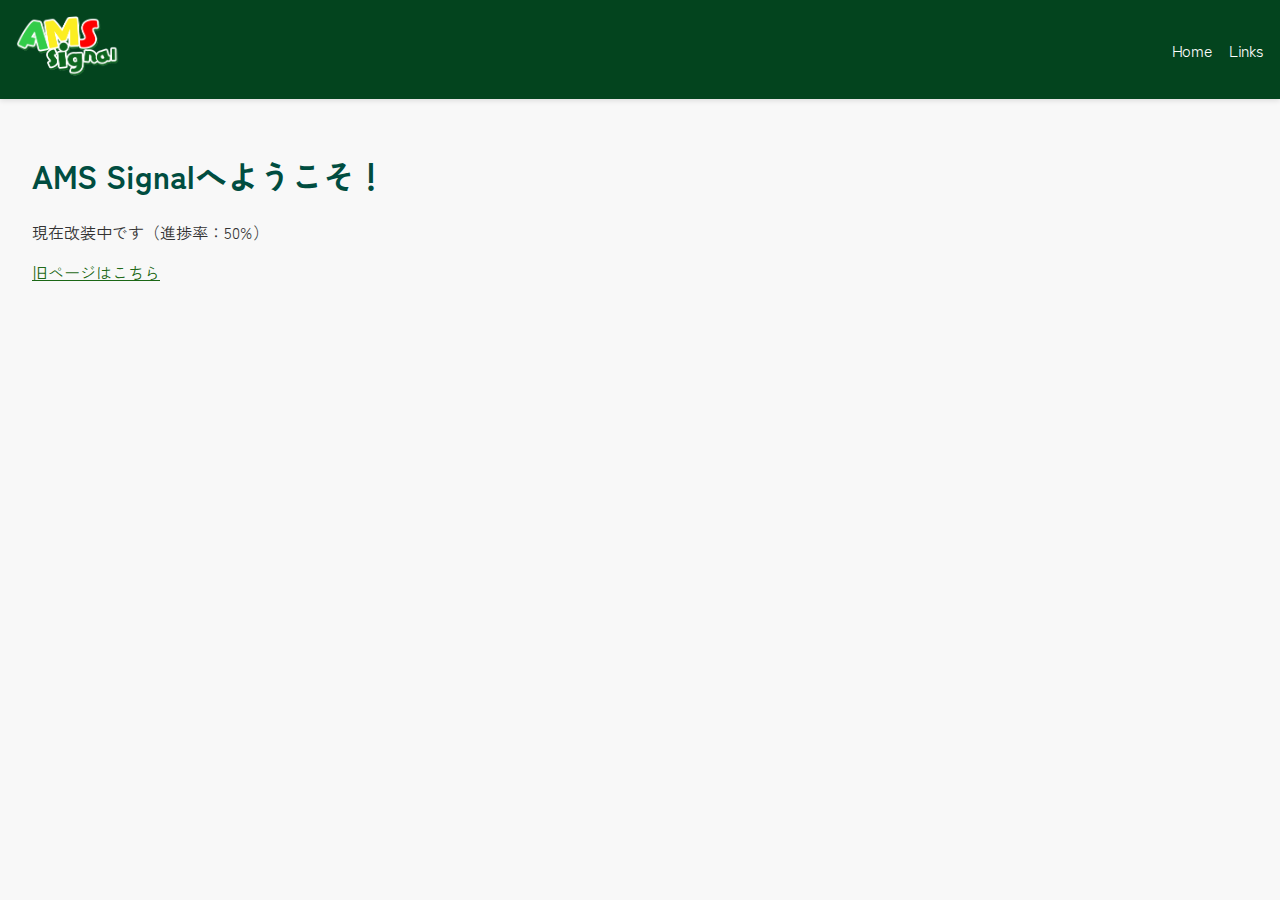
<file: index.html>
<!DOCTYPE html>
<html lang="ja">
<head>
    <link rel="icon" href="../icon.png"  type="image/png">
    <meta charset="UTF-8">
    <meta name="viewport" content="width=device-width, initial-scale=1.0">
    <link rel="stylesheet"href="style.css">
    <title>AMS Signal - 長野県内外の信号機を紹介するサイト</title>
    <!-- Google tag (gtag.js) -->
<script async src="https://www.googletagmanager.com/gtag/js?id=G-CYMSYM9KZS"></script>
<script>
  window.dataLayer = window.dataLayer || [];
  function gtag(){dataLayer.push(arguments);}
  gtag('js', new Date());

  gtag('config', 'G-CYMSYM9KZS');
</script>

</head>
<body>
   
   <!--以下、共通ヘッダー化-->
    <header>
        <div class="logo"><a href="../"><img src="logo.png" alt="logo"></a></div>
        <nav>
            <ul>
                <li><a href="../">Home</a></li>
                <li><a href="../links.html">Links</a></li>
            
            </ul>
        </nav>
    </header>
 <!------------------------>
    

    <main>
        <section id="home">
            <h1>AMS Signalへようこそ！</h1>
            <p>現在改装中です（進捗率：50%）</p>
            <p><a href="https://www.gasukaku.net/amss/">旧ページはこちら</a></p>
        </section>
</file>
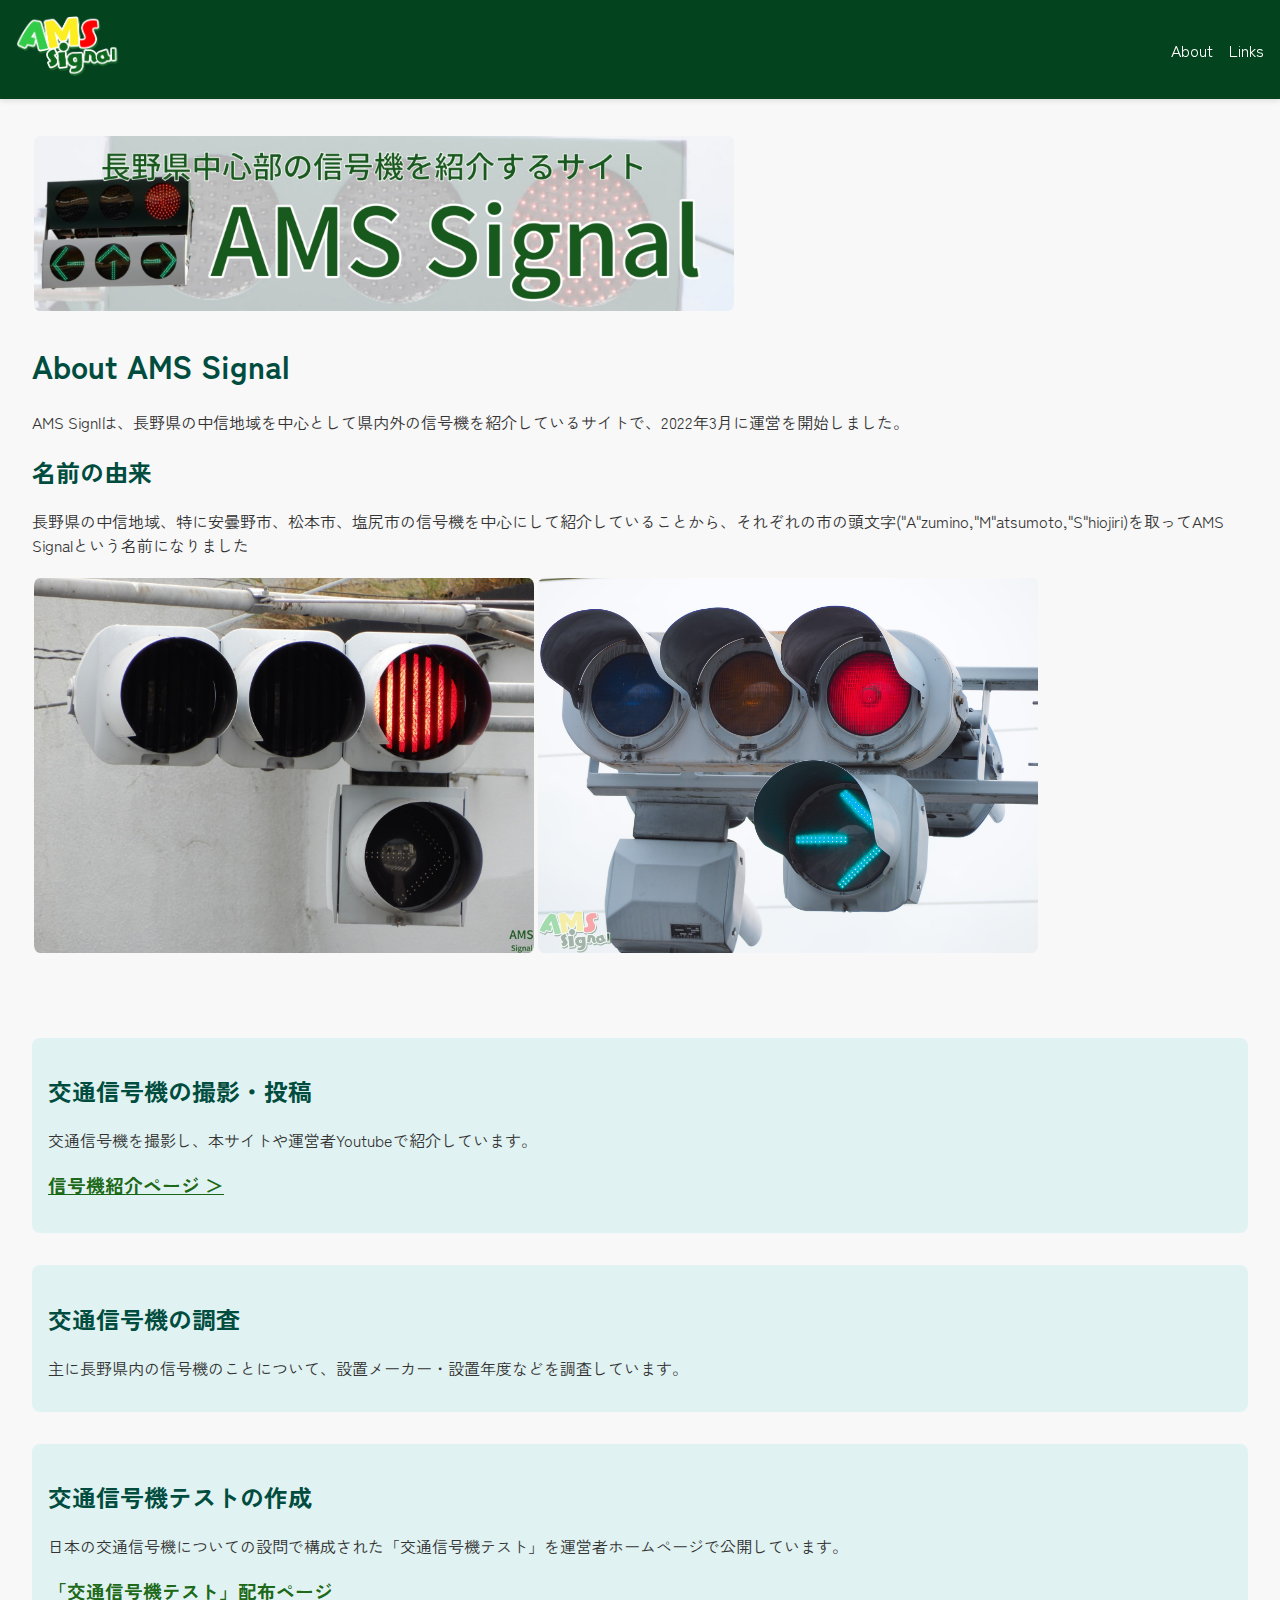
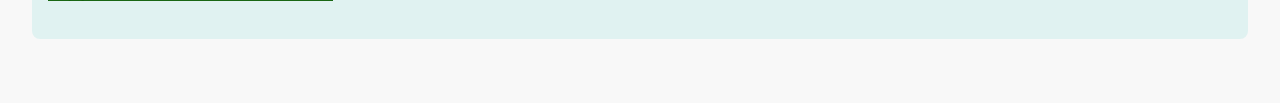
<file: about.html>
<!DOCTYPE html>
<html lang="ja">

<head>
    <link rel="icon" href="../icon.png" type="image/png">
    <meta charset="UTF-8">
    <script type="text/javascript" src="../js/script.js"></script>
    <script type="text/javascript" src="https://ajax.googleapis.com/ajax/libs/jquery/1.8/jquery.min.js"></script>
    <meta name="viewport" content="width=device-width, initial-scale=1.0">
    <link rel="stylesheet" href="../style.css?=2">

    <!--animate-->
    <link rel="stylesheet" href="https://cdnjs.cloudflare.com/ajax/libs/animate.css/3.6.2/animate.min.css">
    <script src="https://cdnjs.cloudflare.com/ajax/libs/wow/1.1.2/wow.min.js"></script>
    <script>
        new WOW().init();
    </script>
    <!----------->

    <title>About AMSS</title>
    <!----Twitter Card------------------------------->
    <meta name="twitter:card" content="summary" />
    <meta name="twitter:site" content="@gasukaku" />
    <meta name="twitter:creator" content="@gasukaku" />
    <meta property="og:url" content="https://amss.gasukaku.net" />
    <meta property="og:title" content="About AMSS" />
    <meta property="og:image" content="icon.png" />
    <meta property="og:description" content="長野県中心部の信号交差点の写真、更新情報を載せています" />
    <!------------------------------------------->
    <!-- Google tag (gtag.js) -->
    <script async src="https://www.googletagmanager.com/gtag/js?id=G-CYMSYM9KZS"></script>
    <script>
        window.dataLayer = window.dataLayer || [];
        function gtag() { dataLayer.push(arguments); }
        gtag('js', new Date());

        gtag('config', 'G-CYMSYM9KZS');
    </script>
</head>

<body>
    <script type="text/javascript">
        writeHeader("./");
    </script>

    <main>
        <div class="image-b"><img class="wow animate fadeIn" src="../banner/amss.jpg"alt="banner"></div>
        <section id="city-signals">
            <h1 class="wow animate fadeIn">About AMS Signal</h1>
            <p class="wow animate fadeIn">AMS Signlは、長野県の中信地域を中心として県内外の信号機を紹介しているサイトで、2022年3月に運営を開始しました。</p>

         <h2 class="wow animate fadeIn">名前の由来</h2>
           <p class="wow animate fadeIn" >長野県の中信地域、特に安曇野市、松本市、塩尻市の信号機を中心にして紹介していることから、それぞれの市の頭文字("A"zumino,"M"atsumoto,"S"hiojiri)を取ってAMS Signalという名前になりました</p>
        
           <div class="image"><img src="../img/s-DSCN4214.JPG" class="wow animate fadeIn"alt="画像1"><img src="../img/s-P6201144.jpg" class="wow animate fadeIn" alt="画像2"></div>
          
           <h2 class="wow animate fadeIn">主な活動内容</h2>
          
           <div class="signal"class="wow animate fadeInLeft">
            <h2>交通信号機の撮影・投稿</h2>
           <p>交通信号機を撮影し、本サイトや運営者Youtubeで紹介しています。</p>
           <h3><a href="../index.html#citylinks">信号機紹介ページ ＞</a></h3>
           </div>
           
           <div class="signal" class="wow animate fadeInLeft">
            <h2>交通信号機の調査</h2>
           <p>主に長野県内の信号機のことについて、設置メーカー・設置年度などを調査しています。</p>
           </div>
          
           <div class="signal" class="wow animate fadeInLeft ">
            <h2>交通信号機テストの作成</h2>
           <p>日本の交通信号機についての設問で構成された「交通信号機テスト」を運営者ホームページで公開しています。</p>
           <h3><a href="https://www.gasukaku.net/tfsignal-test/2024">「交通信号機テスト」配布ページ</a></h3>    
         </div>
</file>
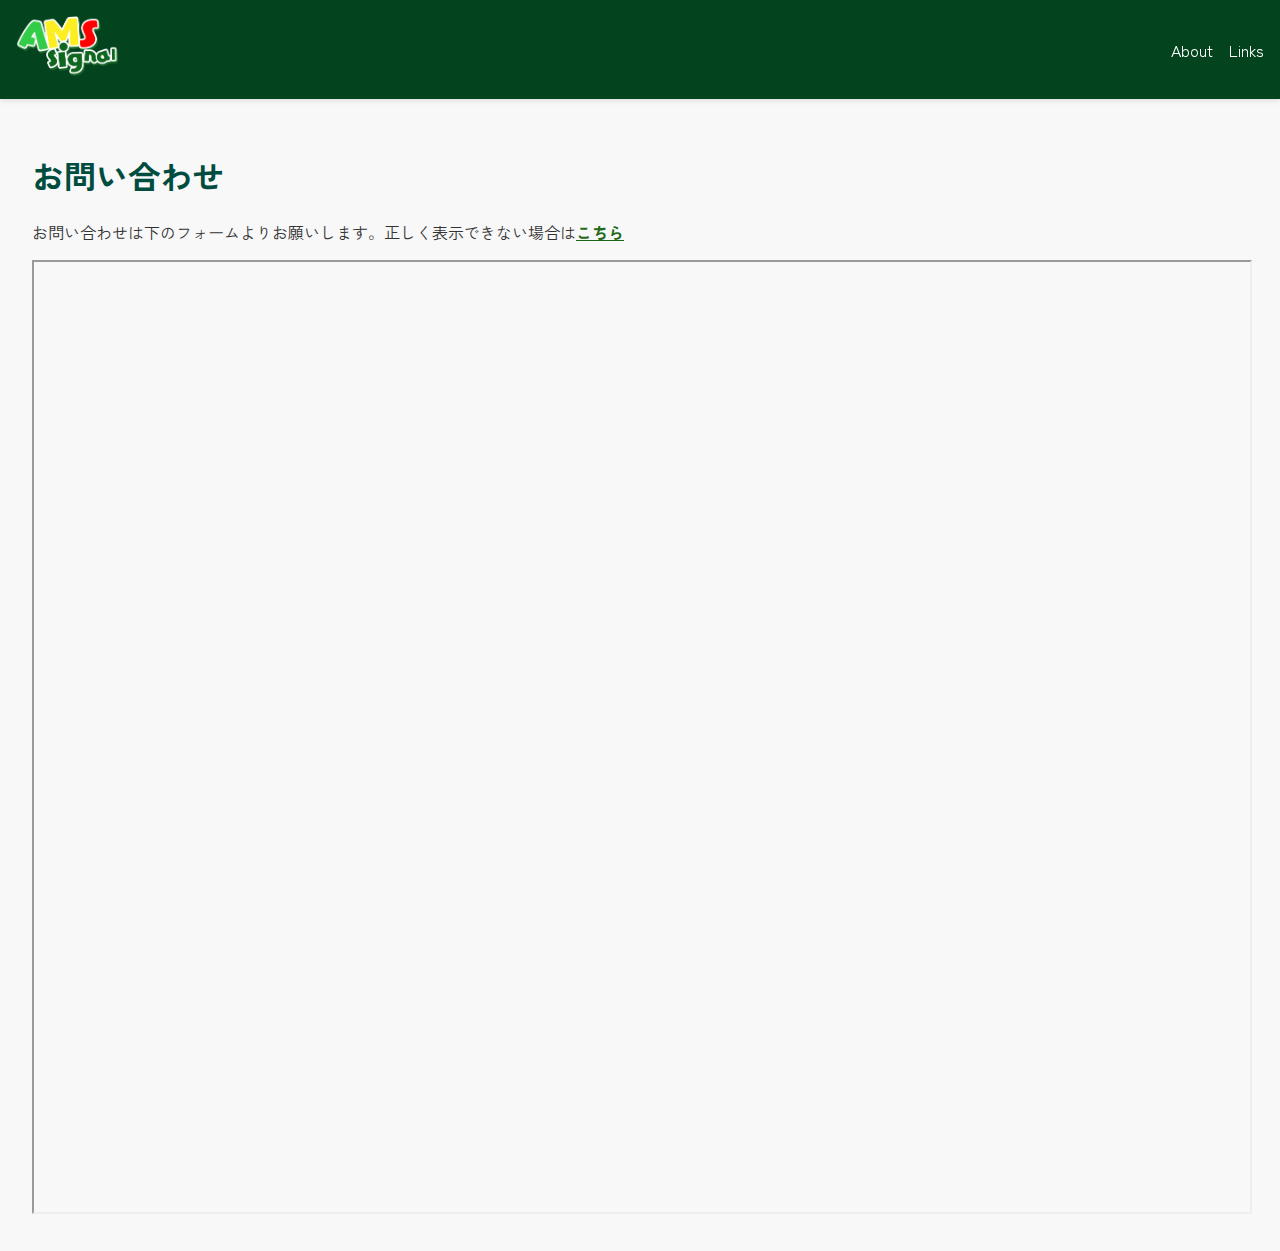
<file: connect.html>
<!DOCTYPE html>
<html lang="ja">

<head>

    <link rel="icon" href="../icon.png" type="image/png">
    <meta charset="UTF-8">
    <meta name="viewport" content="width=device-width, initial-scale=1.0">
    <script type="text/javascript" src="https://ajax.googleapis.com/ajax/libs/jquery/1.8/jquery.min.js"></script>
    <script type="text/javascript" src="../js/script.js"></script>
    <link rel="stylesheet" href="style.css">
    <title>AMS Signal - 長野県内外の信号機を紹介するサイト</title>
    <!-- Google tag (gtag.js) -->
    <script async src="https://www.googletagmanager.com/gtag/js?id=G-CYMSYM9KZS"></script>
    <script>
        window.dataLayer = window.dataLayer || [];
        function gtag() { dataLayer.push(arguments); }
        gtag('js', new Date());

        gtag('config', 'G-CYMSYM9KZS');
    </script>

</head>

<body>


    <script type="text/javascript">
        writeHeader("./");</script>



    <main>
    <h1>お問い合わせ</h1>
    <p>お問い合わせは下のフォームよりお願いします。正しく表示できない場合は<b><a href="https://forms.gle/nomcoSQJbUMme5my9">こちら</a></b></p>
</div>
   <iframe src="https://docs.google.com/forms/d/e/1FAIpQLSdZoSNqIB4nuP17cHBqz9Vb6_kPA1yBMfF9MOR_KS-X3tcGmQ/viewform?embedded=true" width="100%" height="950px">読み込んでいます…</iframe>
    </main>
 <script type="text/javascript">
    writeFooter("./");
       </script>
</file>
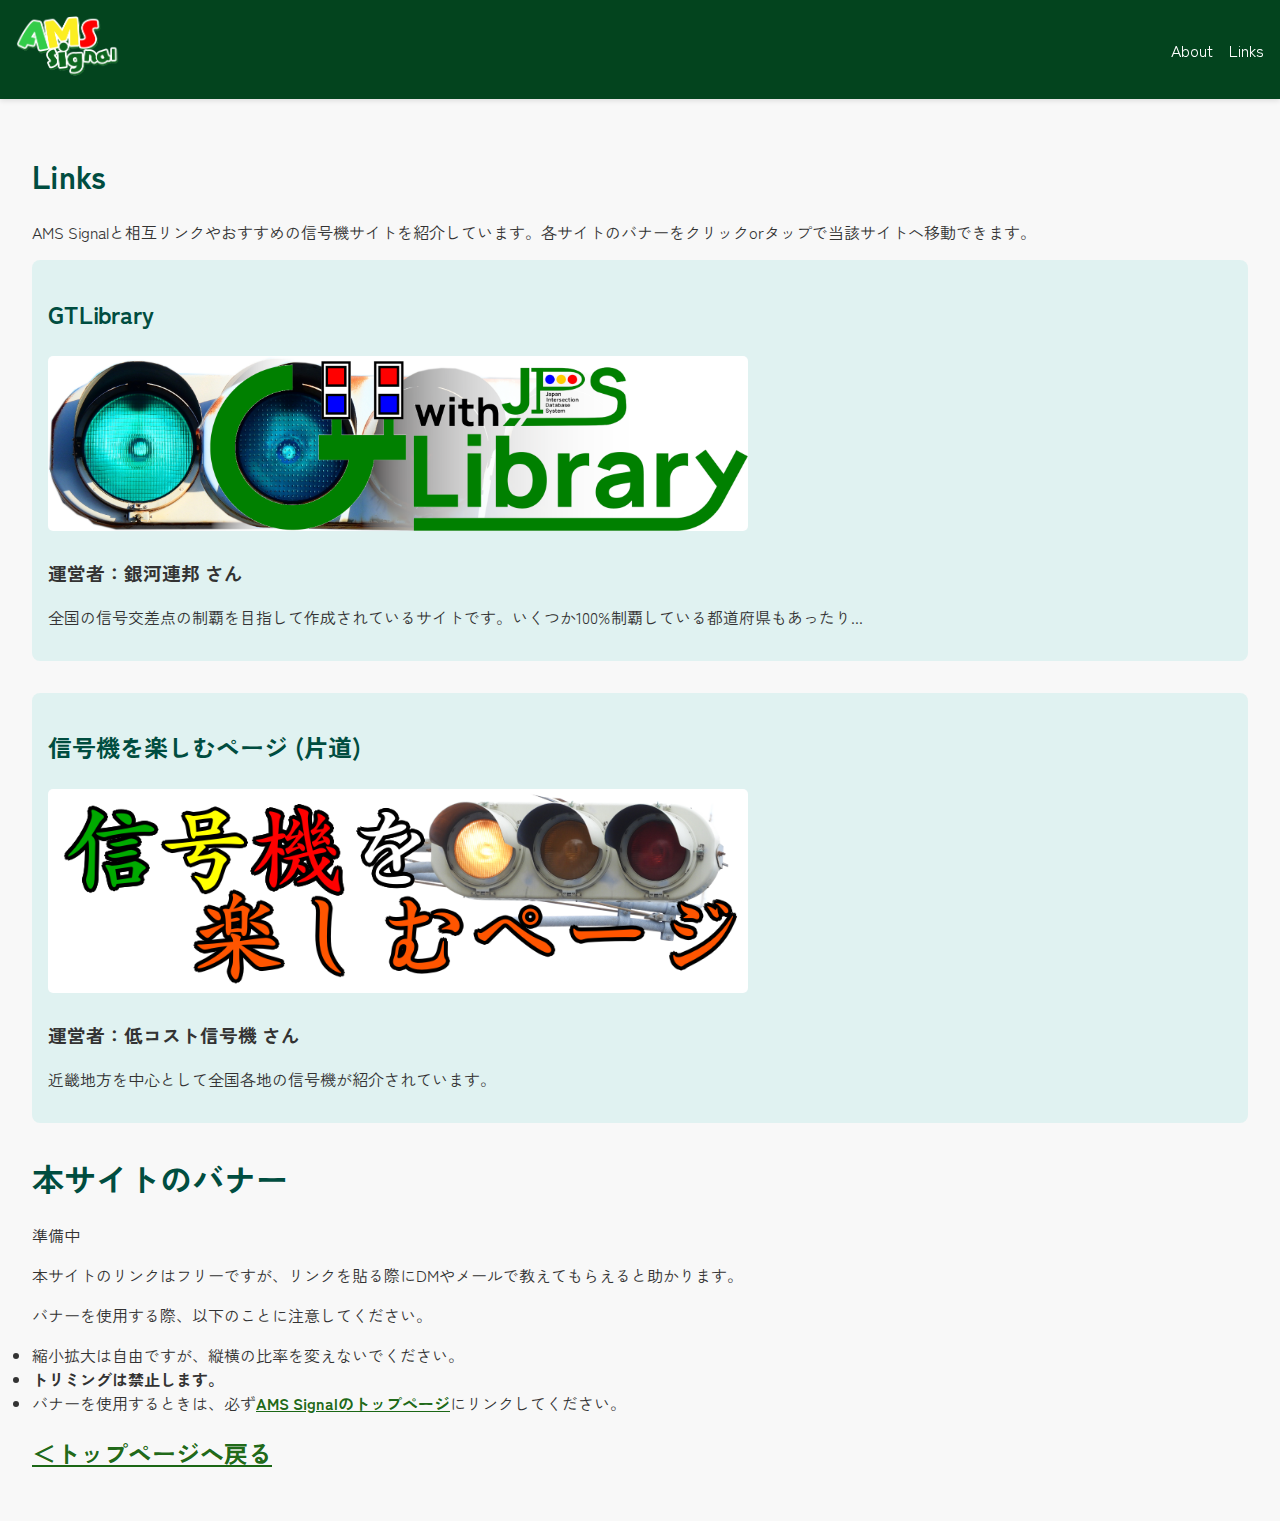
<file: links.html>
<!DOCTYPE html>
<html lang="ja">

<head>

    <link rel="icon" href="../icon.png" type="image/png">
    <meta charset="UTF-8">
    <meta name="viewport" content="width=device-width, initial-scale=1.0">
    <script type="text/javascript" src="https://ajax.googleapis.com/ajax/libs/jquery/1.8/jquery.min.js"></script>
    <script type="text/javascript" src="../js/script.js"></script>
    <link rel="stylesheet"
        href="https://fonts.googleapis.com/css2?family=Material+Symbols+Outlined:opsz,wght,FILL,GRAD@20..48,100..700,0..1,-50..200" />
    <link rel="stylesheet" href="style.css">
    <title>リンク集-AMS Signal</title>

    <!----Twitter Card------------------------------->
    <meta name="twitter:card" content="summary" />
    <meta name="twitter:site" content="@gasukaku" />
    <meta name="twitter:creator" content="@gasukaku" />
    <meta property="og:url" content="https://amss.gasukaku.net" />
    <meta property="og:title" content="リンク集-AMS Signal" />
    <meta property="og:image" content="icon.png" />
    <meta property="og:description" content="長野県中心部の信号交差点の写真、更新情報を載せています" />
    <!------------------------------------------->
    <!-- Google tag (gtag.js) -->
    <script async src="https://www.googletagmanager.com/gtag/js?id=G-CYMSYM9KZS"></script>
    <script>
        window.dataLayer = window.dataLayer || [];
        function gtag() { dataLayer.push(arguments); }
        gtag('js', new Date());

        gtag('config', 'G-CYMSYM9KZS');
    </script>
</head>

<body>


    <script type="text/javascript">
        writeHeader("./");</script>


    <main>
        <h1>Links</h1>
        <p>AMS Signalと相互リンクやおすすめの信号機サイトを紹介しています。各サイトのバナーをクリックorタップで当該サイトへ移動できます。</p>

        <div class="links">
            <h2>GTLibrary</h2>
            <a href="https://ginren.info/GTLibrary/" target="_blank"><img src="../banner/gtlibrary.png" alt="GTLibrary"
                    title="GTLibrary"></a>
            <h3>運営者：銀河連邦 さん</h3>
            <p>全国の信号交差点の制覇を目指して作成されているサイトです。いくつか100%制覇している都道府県もあったり...</p>
        </div>

        <div class="links">
            <h2>信号機を楽しむページ (片道)</h2>
            <a href="http://trafficsignal.jp/~Signal_lowcost/index.html" target="_blank"><img src="../banner/信号機を楽しむページ.png"
                    alt="信号機を楽しむページ" title="信号機を楽しむページ"></a>
            <h3>運営者：低コスト信号機 さん</h3>
            <p>近畿地方を中心として全国各地の信号機が紹介されています。</p>
        </div>


        <h1>本サイトのバナー</h1>
        準備中
        <P>本サイトのリンクはフリーですが、リンクを貼る際にDMやメールで教えてもらえると助かります。</P>
        <p>バナーを使用する際、以下のことに注意してください。</p>
        <li>縮小拡大は自由ですが、縦横の比率を変えないでください。</li>
        <li><b>トリミングは禁止します。</b></li>
        <li>バナーを使用するときは、必ず<b><a href="../">AMS Signalのトップページ</a></b>にリンクしてください。</li>
        
        <h2><a href="../">＜トップページへ戻る</a></h2>
    
    </main>


    <script type="text/javascript">
        writeFooter("./");
    </script>




</body>

</html>
</file>
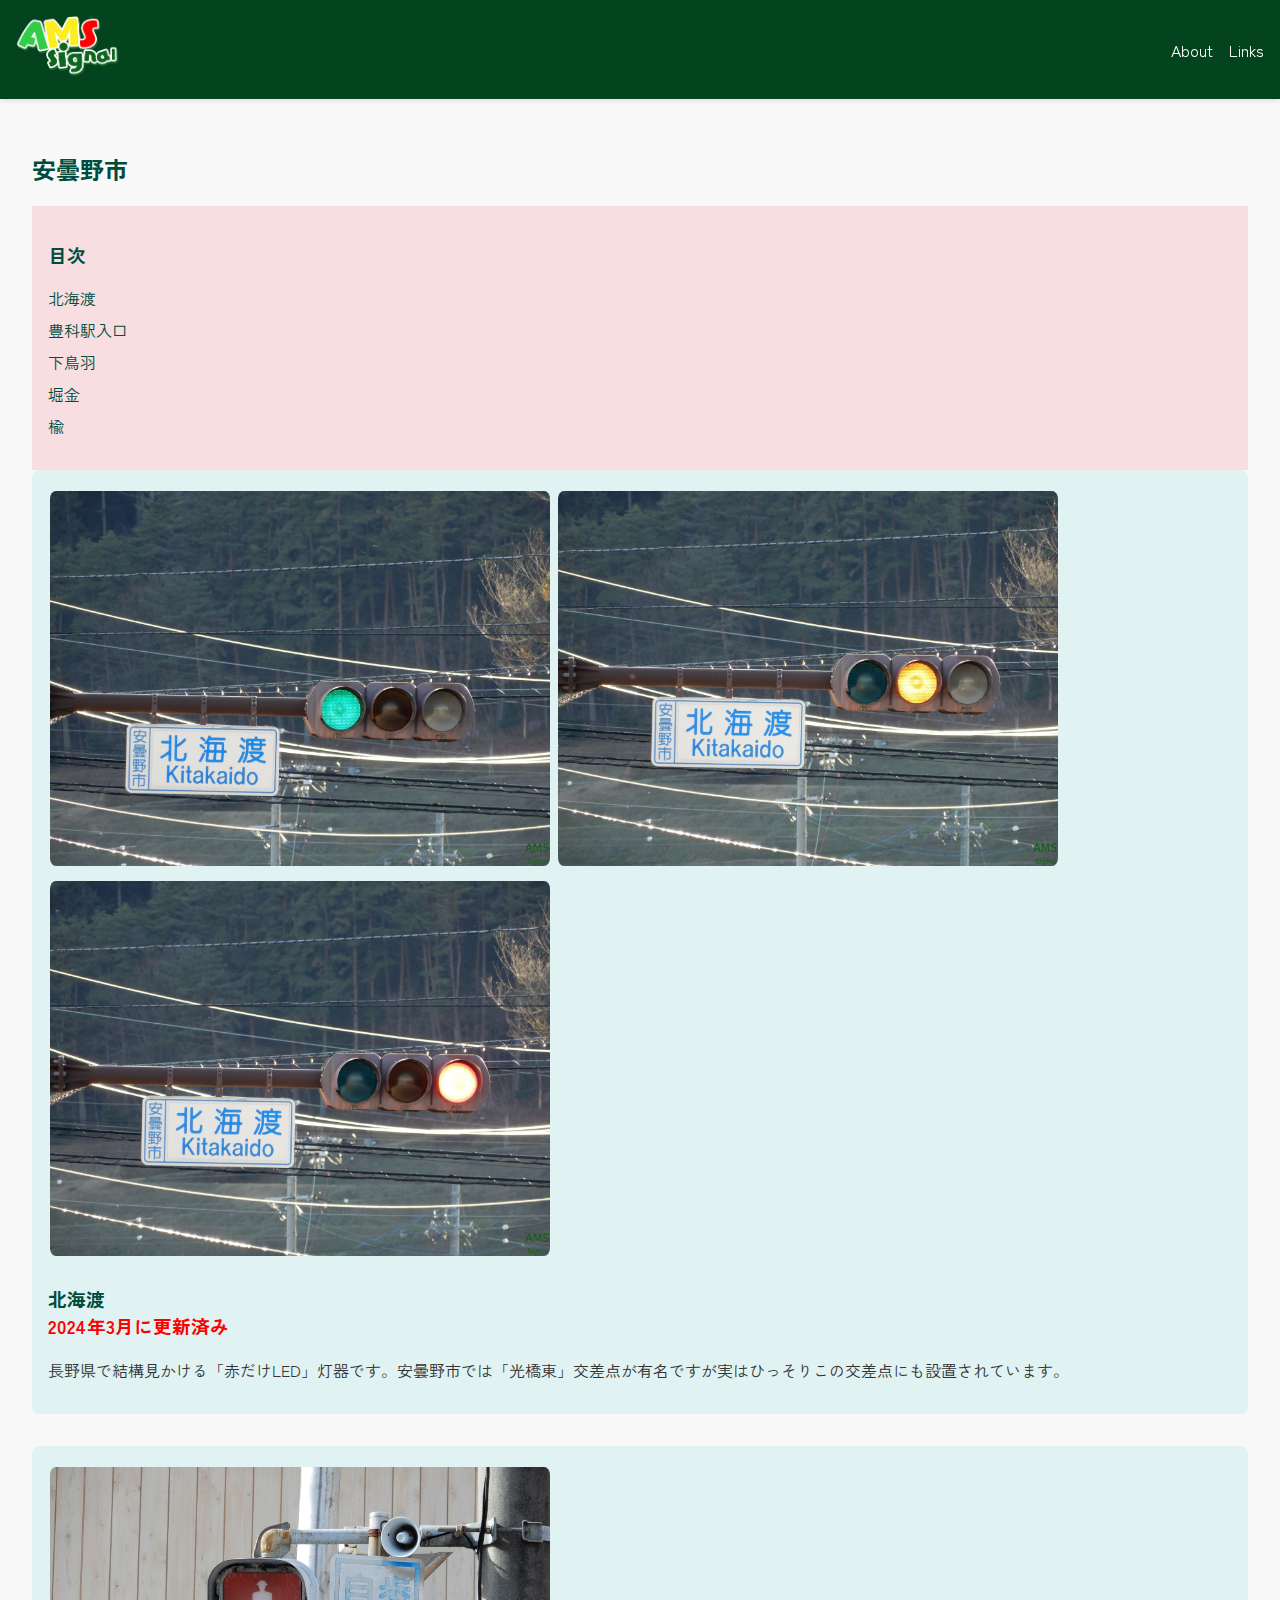
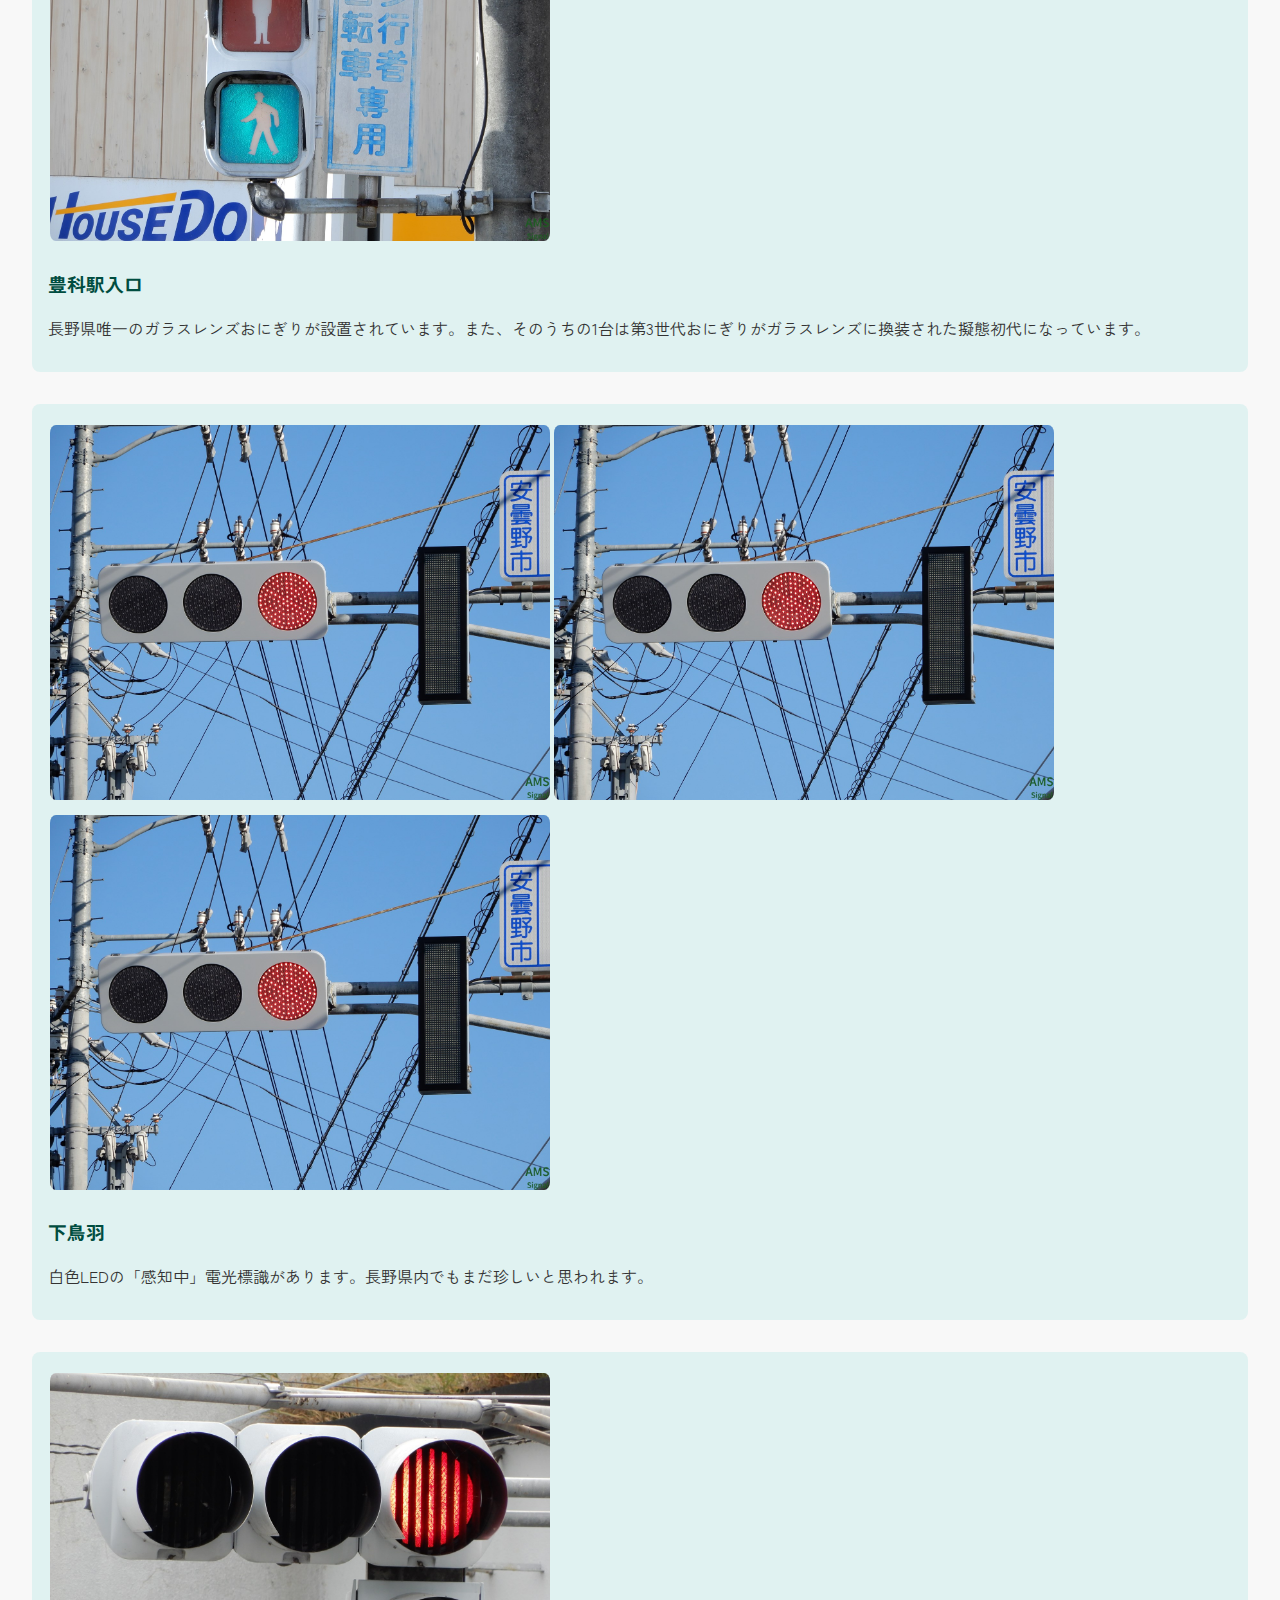
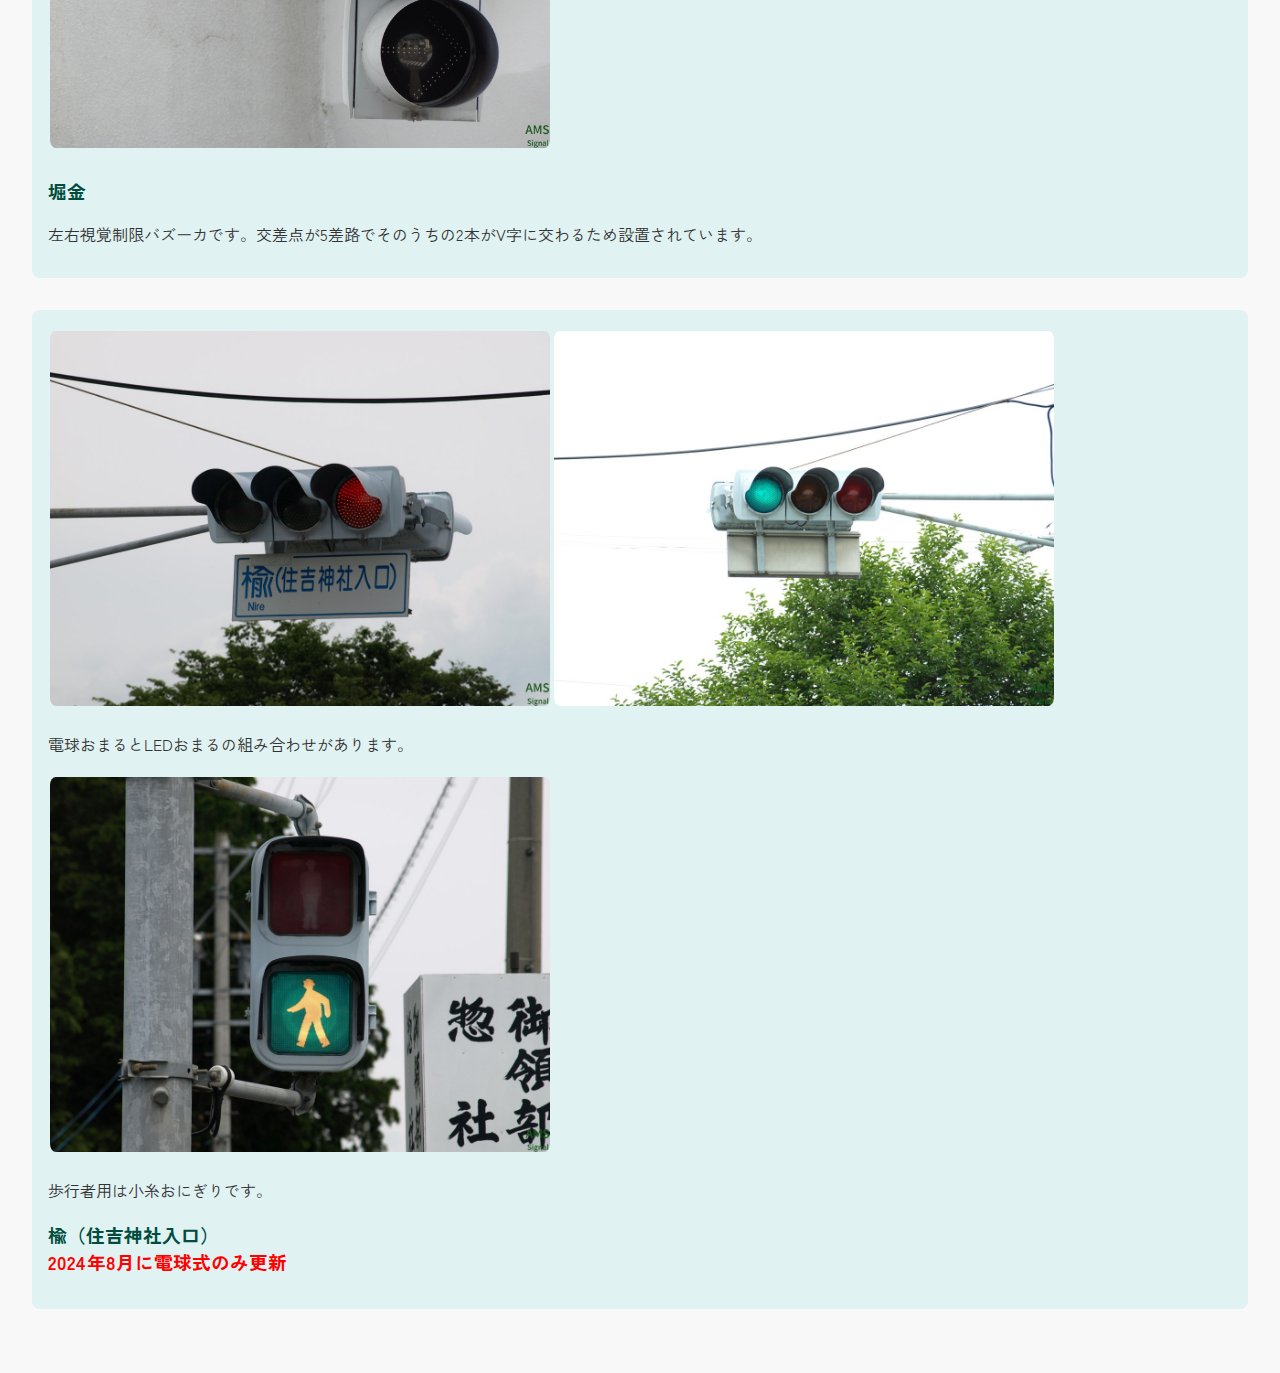
<file: page/azumino-city.html>
<!DOCTYPE html>
<html lang="ja">

<head>
    <link rel="icon" href="../icon.png" type="image/png">
    <meta charset="UTF-8">
    <script type="text/javascript" src="../js/script.js"></script>
    <script type="text/javascript" src="https://ajax.googleapis.com/ajax/libs/jquery/1.8/jquery.min.js"></script>
    <meta name="viewport" content="width=device-width, initial-scale=1.0">
    <link rel="stylesheet" href="../style.css">
    <title>AMS Signal - 長野県内外の信号機を紹介するサイト</title>
    <!-- Google tag (gtag.js) -->
    <script async src="https://www.googletagmanager.com/gtag/js?id=G-CYMSYM9KZS"></script>
    <script>
        window.dataLayer = window.dataLayer || [];
        function gtag() { dataLayer.push(arguments); }
        gtag('js', new Date());

        gtag('config', 'G-CYMSYM9KZS');
    </script>
</head>

<body>
    <script type="text/javascript">
        writeHeader("./");
    </script>

    <main>
        <section id="city-signals">
            <h2>安曇野市</h2>

            <aside>
                <h3>目次</h3>
                <ul>
                    <li><a href="#kitakaido">北海渡</a></li>
                    <li><a href="#toyoshinast">豊科駅入口</a></li>
                    <li><a href="#shimotoba">下鳥羽</a></li>
                    <li><a href="#horigane">堀金</a></li>
                    <li><a href="#nire">楡</a></li>
                </ul>
            </aside>


            <div class="signal">
                <img src="../img/s-DSCN4936.JPG" alt="北海渡1"> <img src="../img/s-DSCN4937.JPG" alt="北海渡2"> <img
                    src="../img/s-DSCN4938.JPG" alt="北海渡3">
                <h3 id="kitakaido">北海渡　<div class="red">2024年3月に更新済み</div>
                </h3>
                <p>長野県で結構見かける「赤だけLED」灯器です。安曇野市では「光橋東」交差点が有名ですが実はひっそりこの交差点にも設置されています。</p>
            </div>
            <div class="signal" alt="toyoshinast">
                <img src="../img/s-DSCN4815.JPG" alt="豊科駅入口1">
                <h3 id="toyoshinast">豊科駅入口</h3>
                <p>長野県唯一のガラスレンズおにぎりが設置されています。また、そのうちの1台は第3世代おにぎりがガラスレンズに換装された擬態初代になっています。</p>
            </div>
            <div class="signal">
                <img src="../img/s-DSCN5142.JPG" alt="下鳥羽1"><img src="../img/s-DSCN5142.JPG" alt="下鳥羽2"><img
                    src="../img/s-DSCN5142.JPG" alt="下鳥羽3">
                <h3 id="shimotoba">下鳥羽</h3>
                <p>白色LEDの「感知中」電光標識があります。長野県内でもまだ珍しいと思われます。</p>
            </div>
            <div class="signal">
                <img src="../img/s-DSCN4214.JPG" alt="堀金1">
                <h3 id="horigane">堀金</h3>
                <p>左右視覚制限バズーカです。交差点が5差路でそのうちの2本がV字に交わるため設置されています。</p>
            </div>

            <div class="signal">
                <img src="../img/s-P1010054.JPG" alt="楡1"><img src="../img/s-P1010060.JPG" alt="楡2">
                <p>電球おまるとLEDおまるの組み合わせがあります。</p>
                <img src="../img/s-P1010068.JPG" alt="楡1">
                <p>歩行者用は小糸おにぎりです。</p>
                <h3 id="nire">楡（住吉神社入口）　<div class="red">2024年8月に電球式のみ更新</div>
                </h3>
                <p></p>
            </div>








        </section>
    </main>

    <script type="text/javascript">
        writeFooter("./");
    </script>

</body>

</html>
</file>
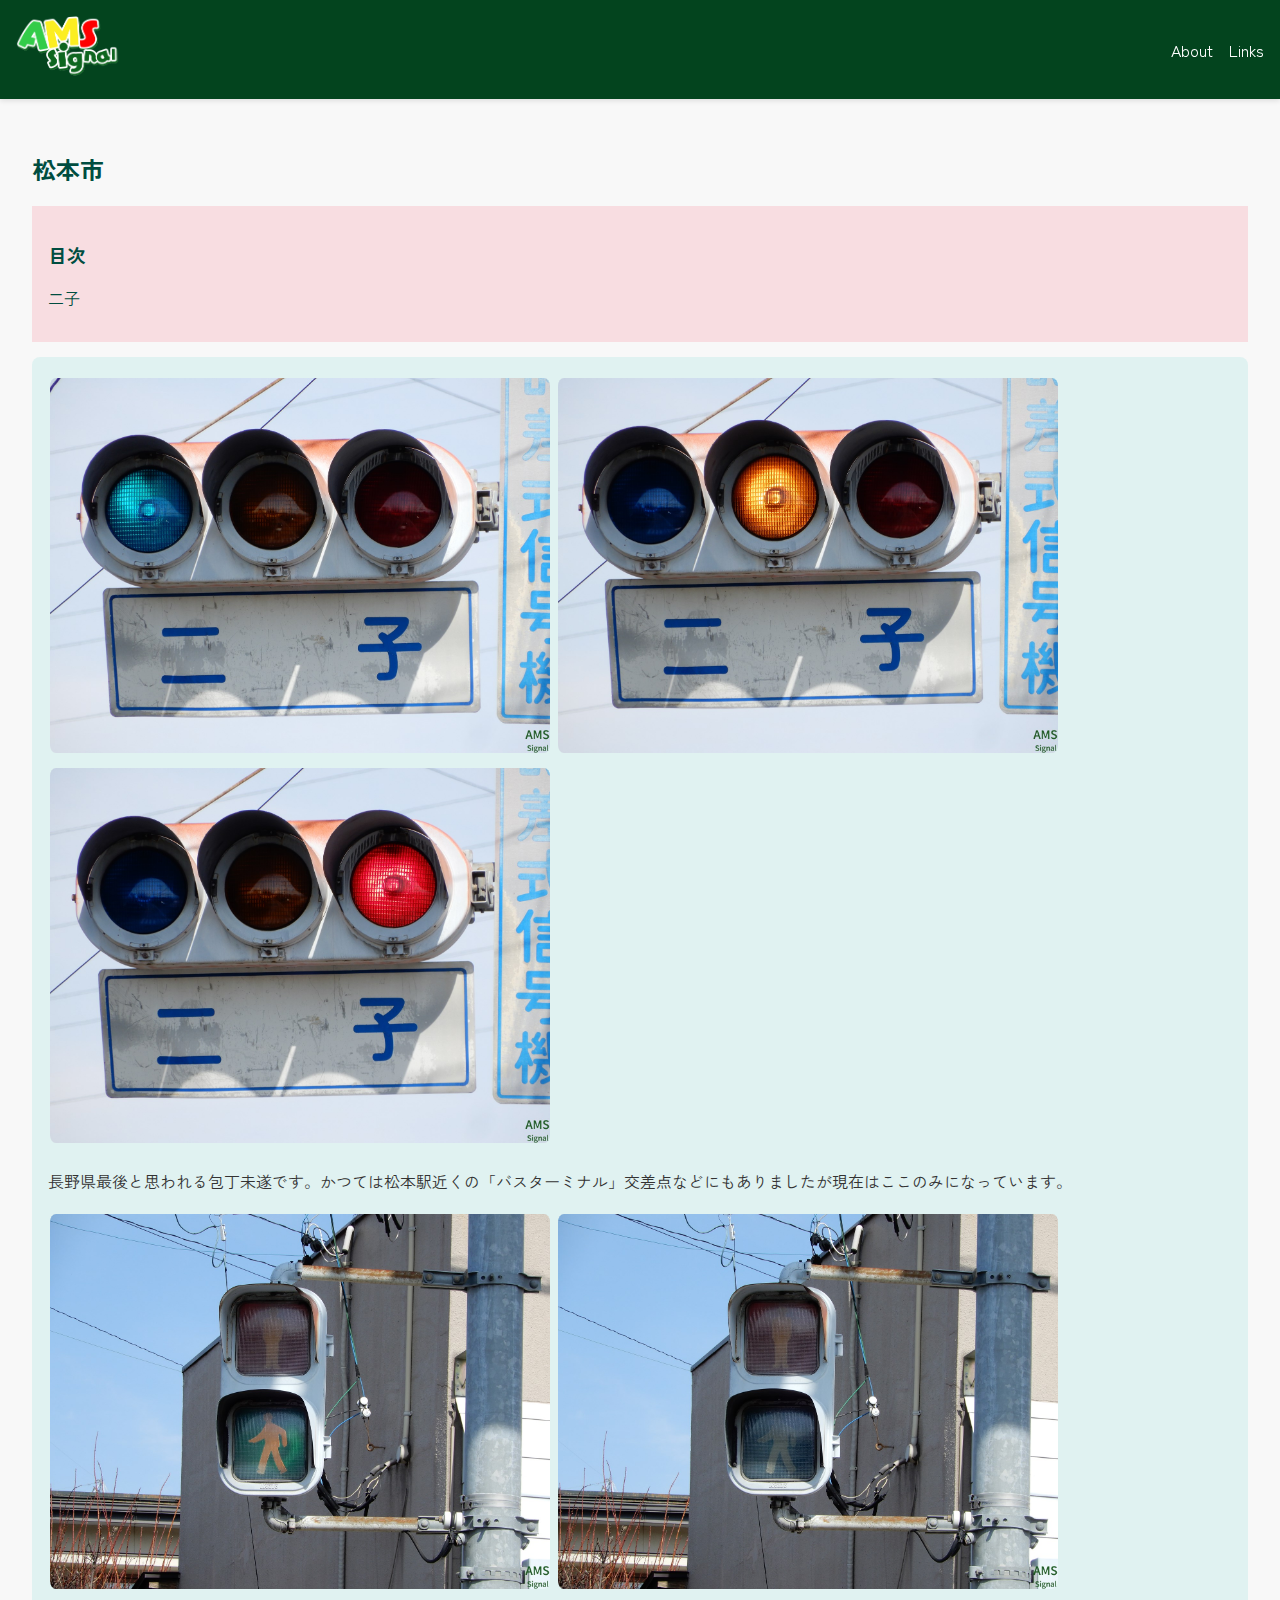
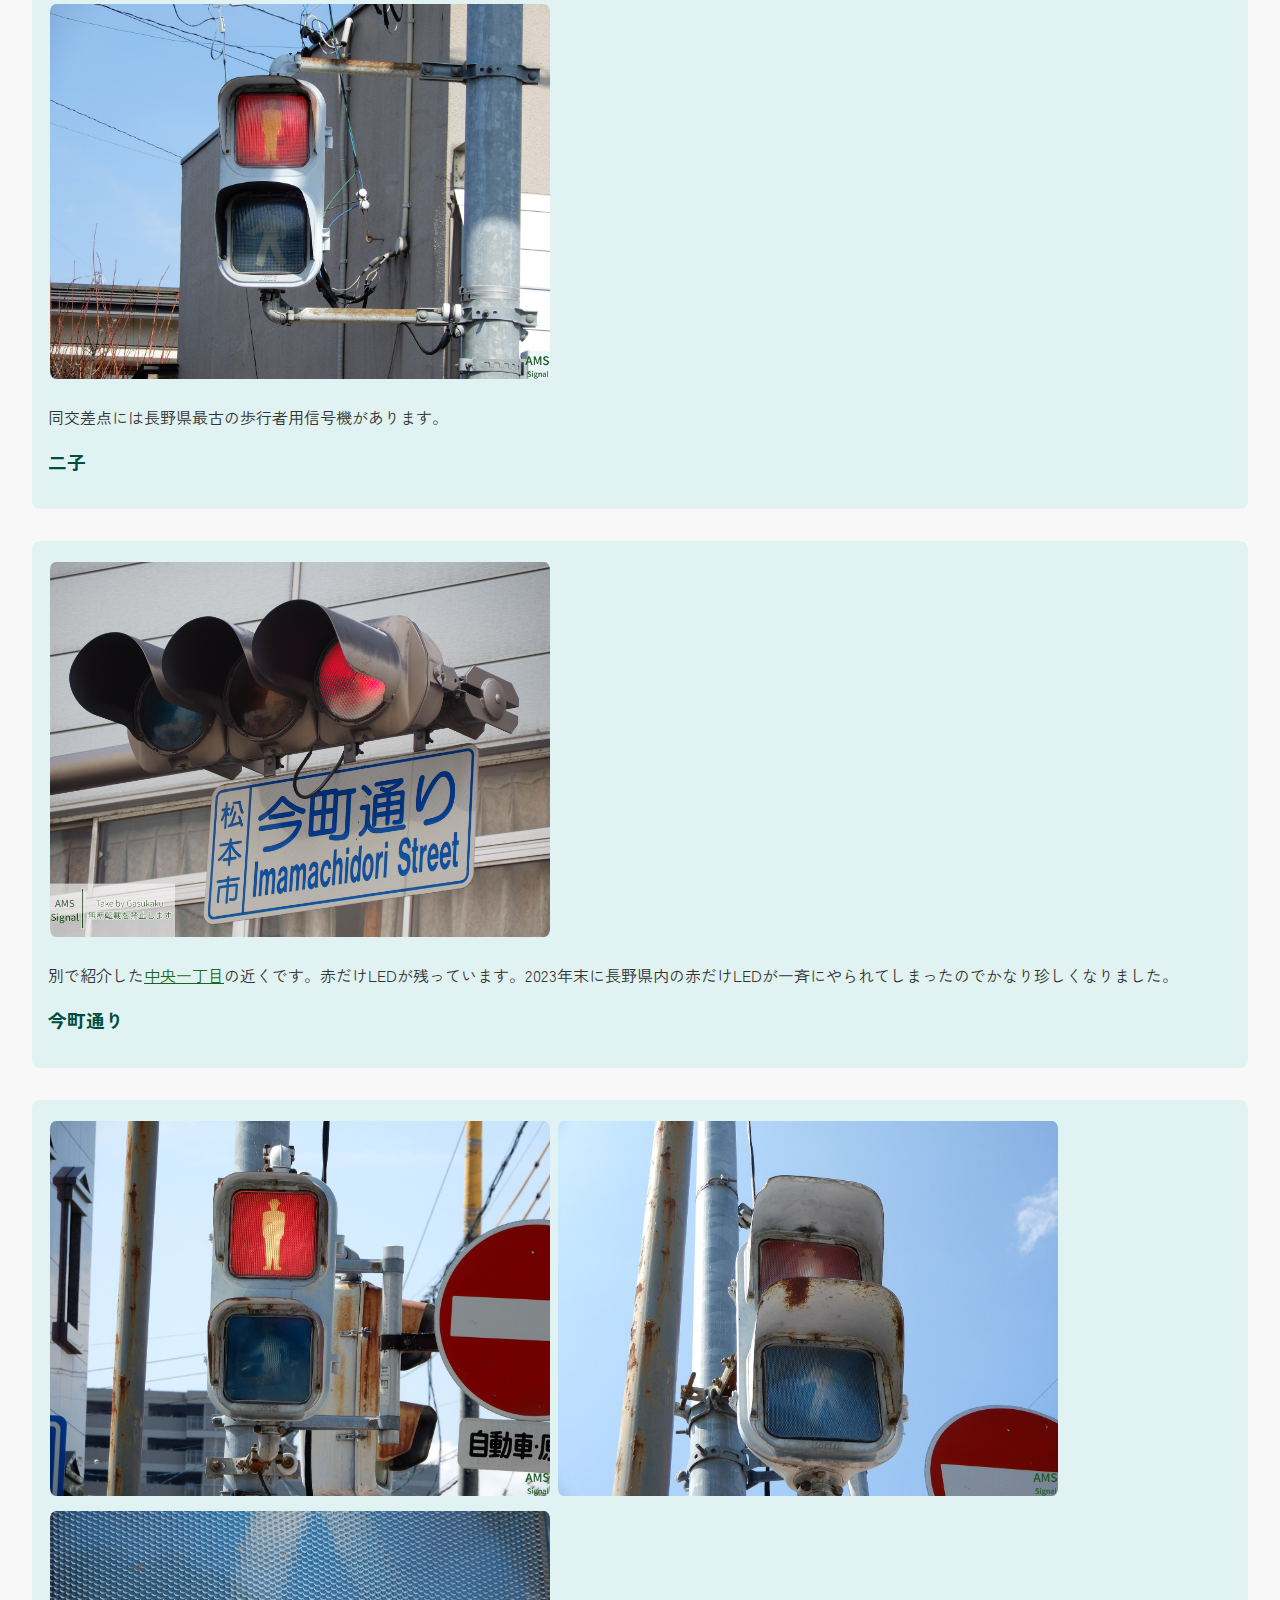
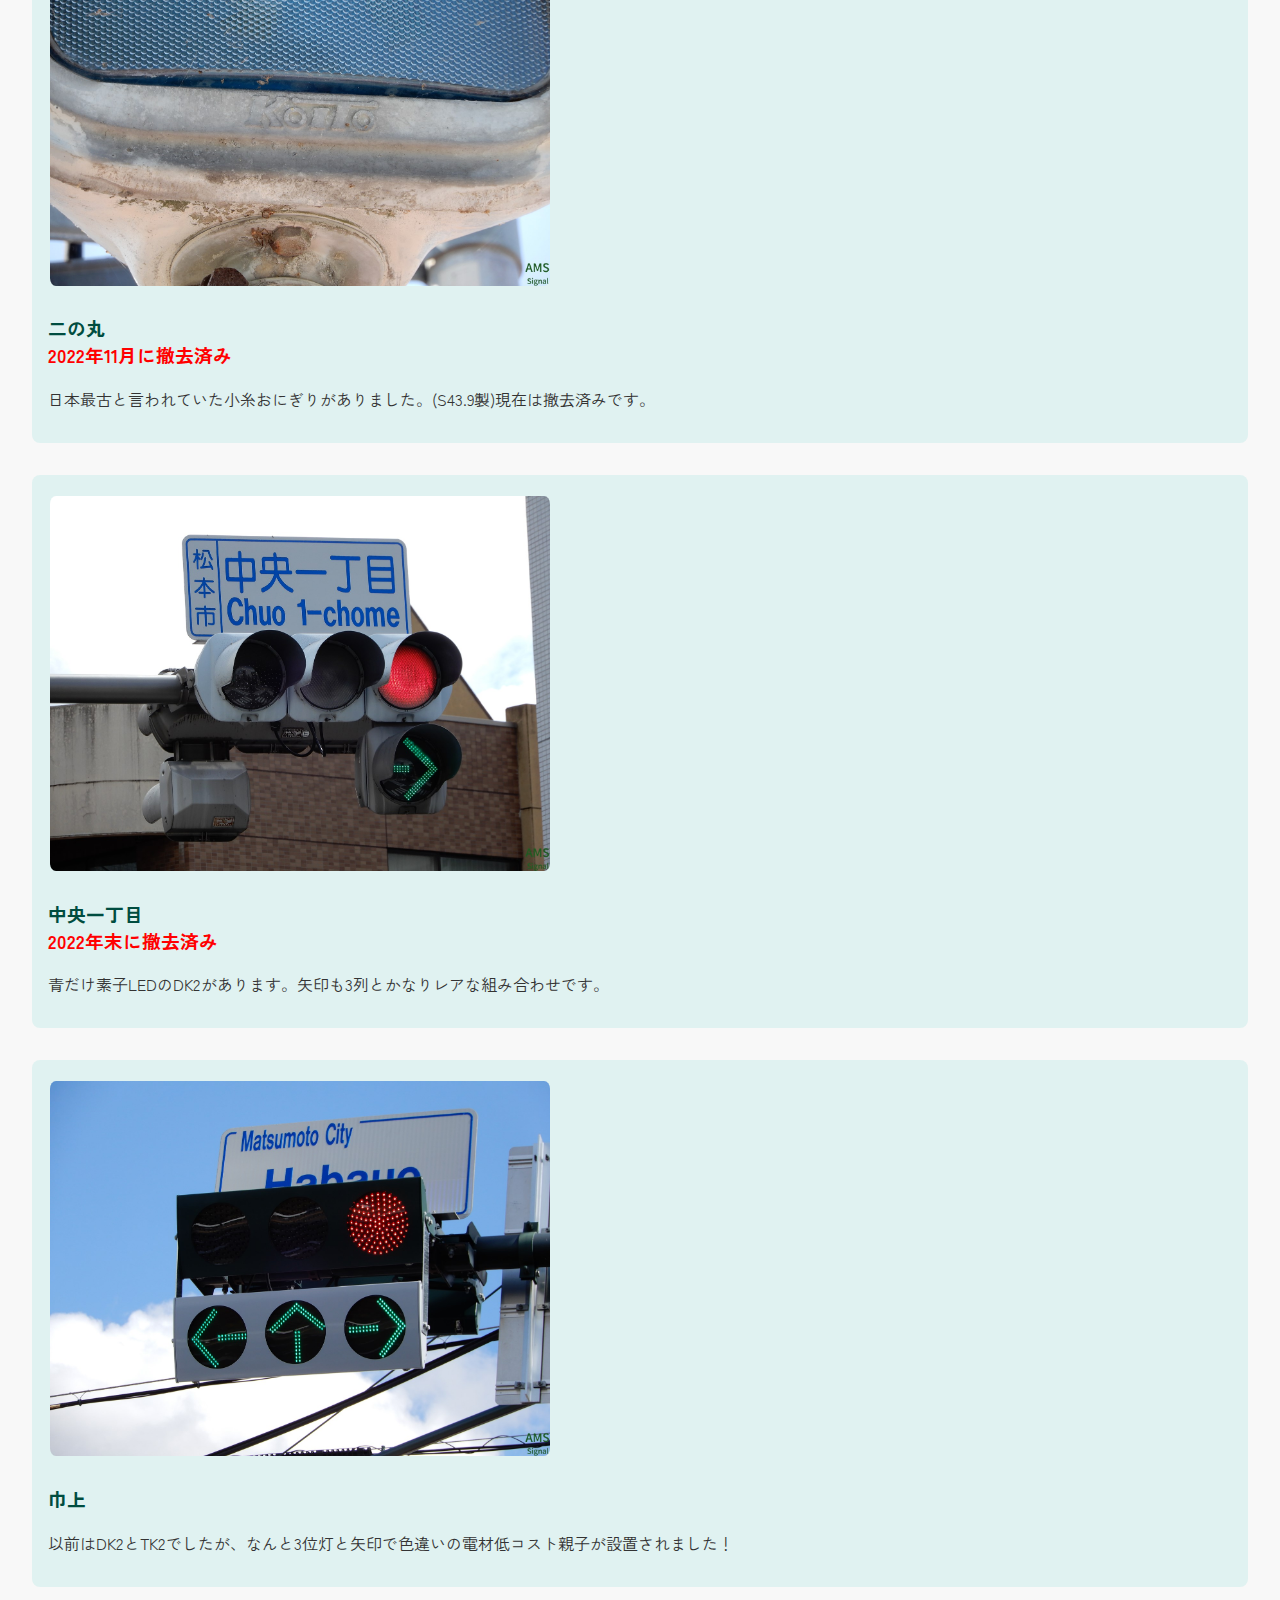
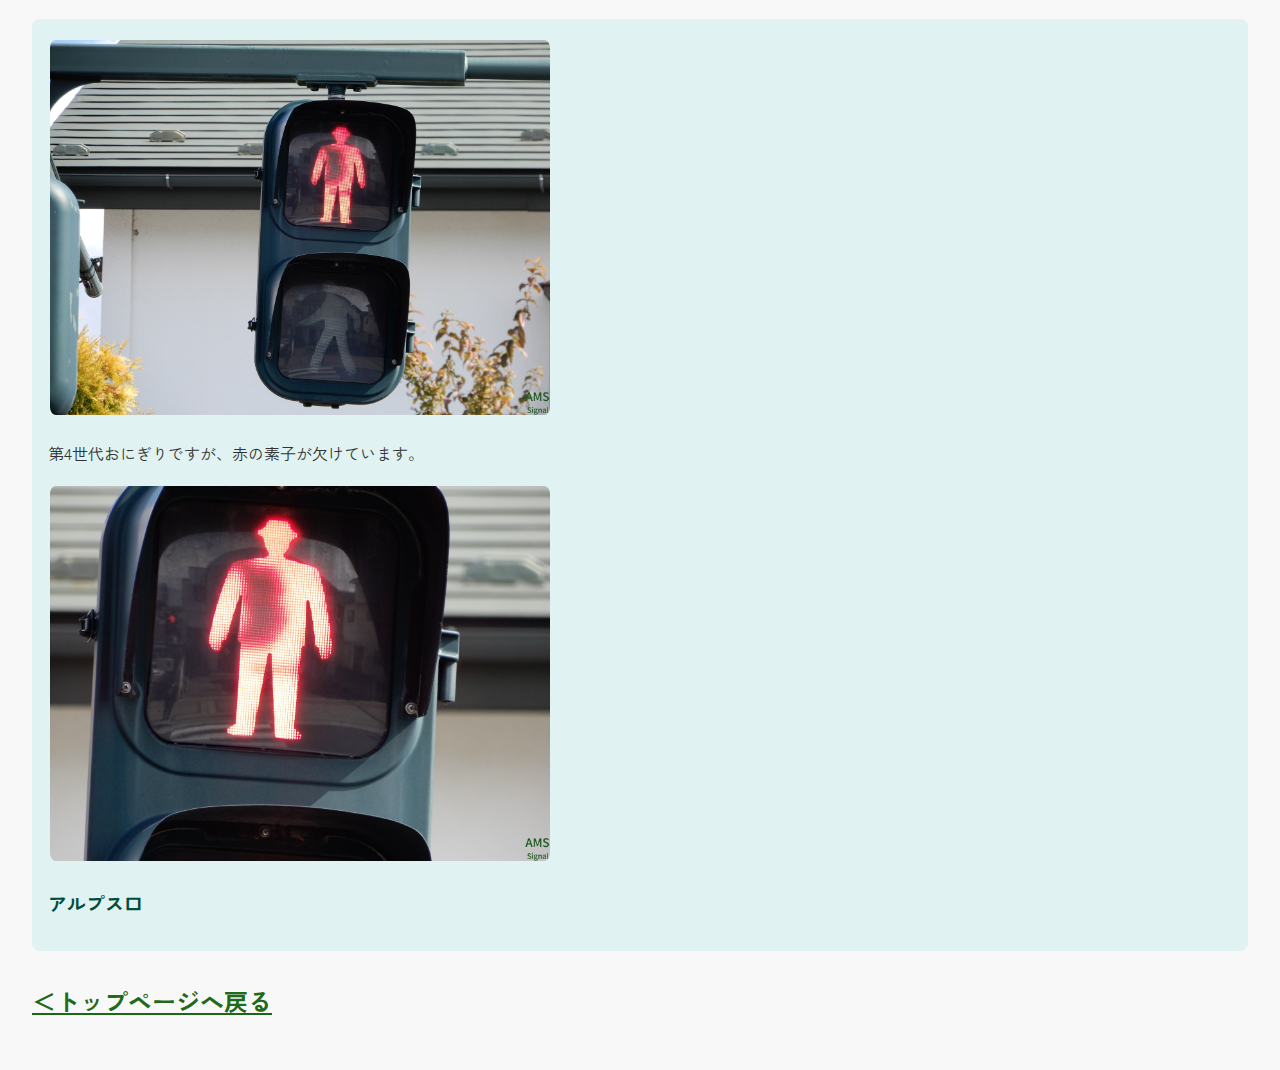
<file: page/matsumoto-city.html>
<!DOCTYPE html>
<html lang="ja">

<head>
    <link rel="icon" href="../icon.png" type="image/png">
    <meta charset="UTF-8">
    <script type="text/javascript" src="../js/script.js"></script>
    <script type="text/javascript" src="https://ajax.googleapis.com/ajax/libs/jquery/1.8/jquery.min.js"></script>
    <meta name="viewport" content="width=device-width, initial-scale=1.0">
    <link rel="stylesheet" href="../style.css">
    <title>松本市-AMS Signal</title>
    <!----OGP Card------------------------------->
    <meta name="twitter:card" content="summary" />
    <meta name="twitter:site" content="@gasukaku" />
    <meta name="twitter:creator" content="@gasukaku" />
    <meta property="og:url" content="https://amss.gasukaku.net" />
    <meta property="og:title" content="松本市-AMSS" />
    <meta property="og:image" content="icon.png" />
    <meta property="og:description" content="長野県中心部の信号交差点の写真、更新情報を載せています" />
    <!------------------------------------------->
    <!-- Google tag (gtag.js) -->
    <script async src="https://www.googletagmanager.com/gtag/js?id=G-CYMSYM9KZS"></script>
    <script>
        window.dataLayer = window.dataLayer || [];
        function gtag() { dataLayer.push(arguments); }
        gtag('js', new Date());

        gtag('config', 'G-CYMSYM9KZS');
    </script>
</head>

<body>
    <script type="text/javascript">
        writeHeader("./");
    </script>

    <main>
        <section id="city-signals">
            <h2>松本市</h2>

            <aside class="index">
                <h3>目次</h3>
                <ul>
                    <li><a href="#futako">二子</a></li>

                </ul>
            </aside>


            <div class="signal">
                <img src="../img/s-DSCN5800.JPG" alt="二子1">
                <img src="../img/s-DSCN5802.JPG" alt="二子2">
                <img src="../img/s-DSCN5803.JPG" alt="二子3">
                <p>長野県最後と思われる包丁未遂です。かつては松本駅近くの「バスターミナル」交差点などにもありましたが現在はここのみになっています。</p>
                <img src="../img/s-DSCN5775.JPG" alt="二子4">
                <img src="../img/s-DSCN5776.JPG" alt="二子5">
                <img src="../img/s-DSCN5777.JPG" alt="二子6">
                <p>同交差点には長野県最古の歩行者用信号機があります。</p>
                <h3 id="futako">二子</h3>
            </div>

            <div class="signal">
                <img src="../img/s-P4020629.jpg" alt="今町通り1">
                <p>別で紹介した<a href="#chuo1">中央一丁目</a>の近くです。赤だけLEDが残っています。2023年末に長野県内の赤だけLEDが一斉にやられてしまったのでかなり珍しくなりました。</p>
                <h3 id="futako">今町通り</h3>
            </div>

            <div class="signal">
                <img src="../img/s-DSCN3588.JPG" alt="二の丸1">
                <img src="../img/s-DSCN3581.JPG" alt="二の丸2">
                <img src="../img/s-DSCN3582.JPG" alt="二の丸3">
                <h3 id="ninomaru">二の丸<div class="red">2022年11月に撤去済み</div>
                </h3>
                <p>日本最古と言われていた小糸おにぎりがありました。(S43.9製)現在は撤去済みです。</p>
            </div>

            <div class="signal">
                <img src="../img/s-DSCN3986.JPG" alt="中央一丁目">
                <h3 id="chuo1">中央一丁目<div class="red">2022年末に撤去済み</div>
                </h3>
                <p>青だけ素子LEDのDK2があります。矢印も3列とかなりレアな組み合わせです。</p>
            </div>

            <div class="signal">
                <img src="../img/s-DSCN4594.JPG" alt="巾上">
                <h3 id="habaue">巾上</h3>
                <p>以前はDK2とTK2でしたが、なんと3位灯と矢印で色違いの電材低コスト親子が設置されました！</p>
            </div>

            <div class="signal">
                <img src="../img/s-DSCN4638.JPG" alt="アルプス口">
                <p>第4世代おにぎりですが、赤の素子が欠けています。</p>
                <img src="../img/s-DSCN4639.JPG" alt="アルプス口 2">
                <h3 id="matsumotos.t-alps">アルプス口</h3>
            </div>







            <h2><a href="../">＜トップページへ戻る</a></h2>

        </section>
    </main>

    <script type="text/javascript">
        writeFooter("./");
    </script>

</body>

</html>
</file>
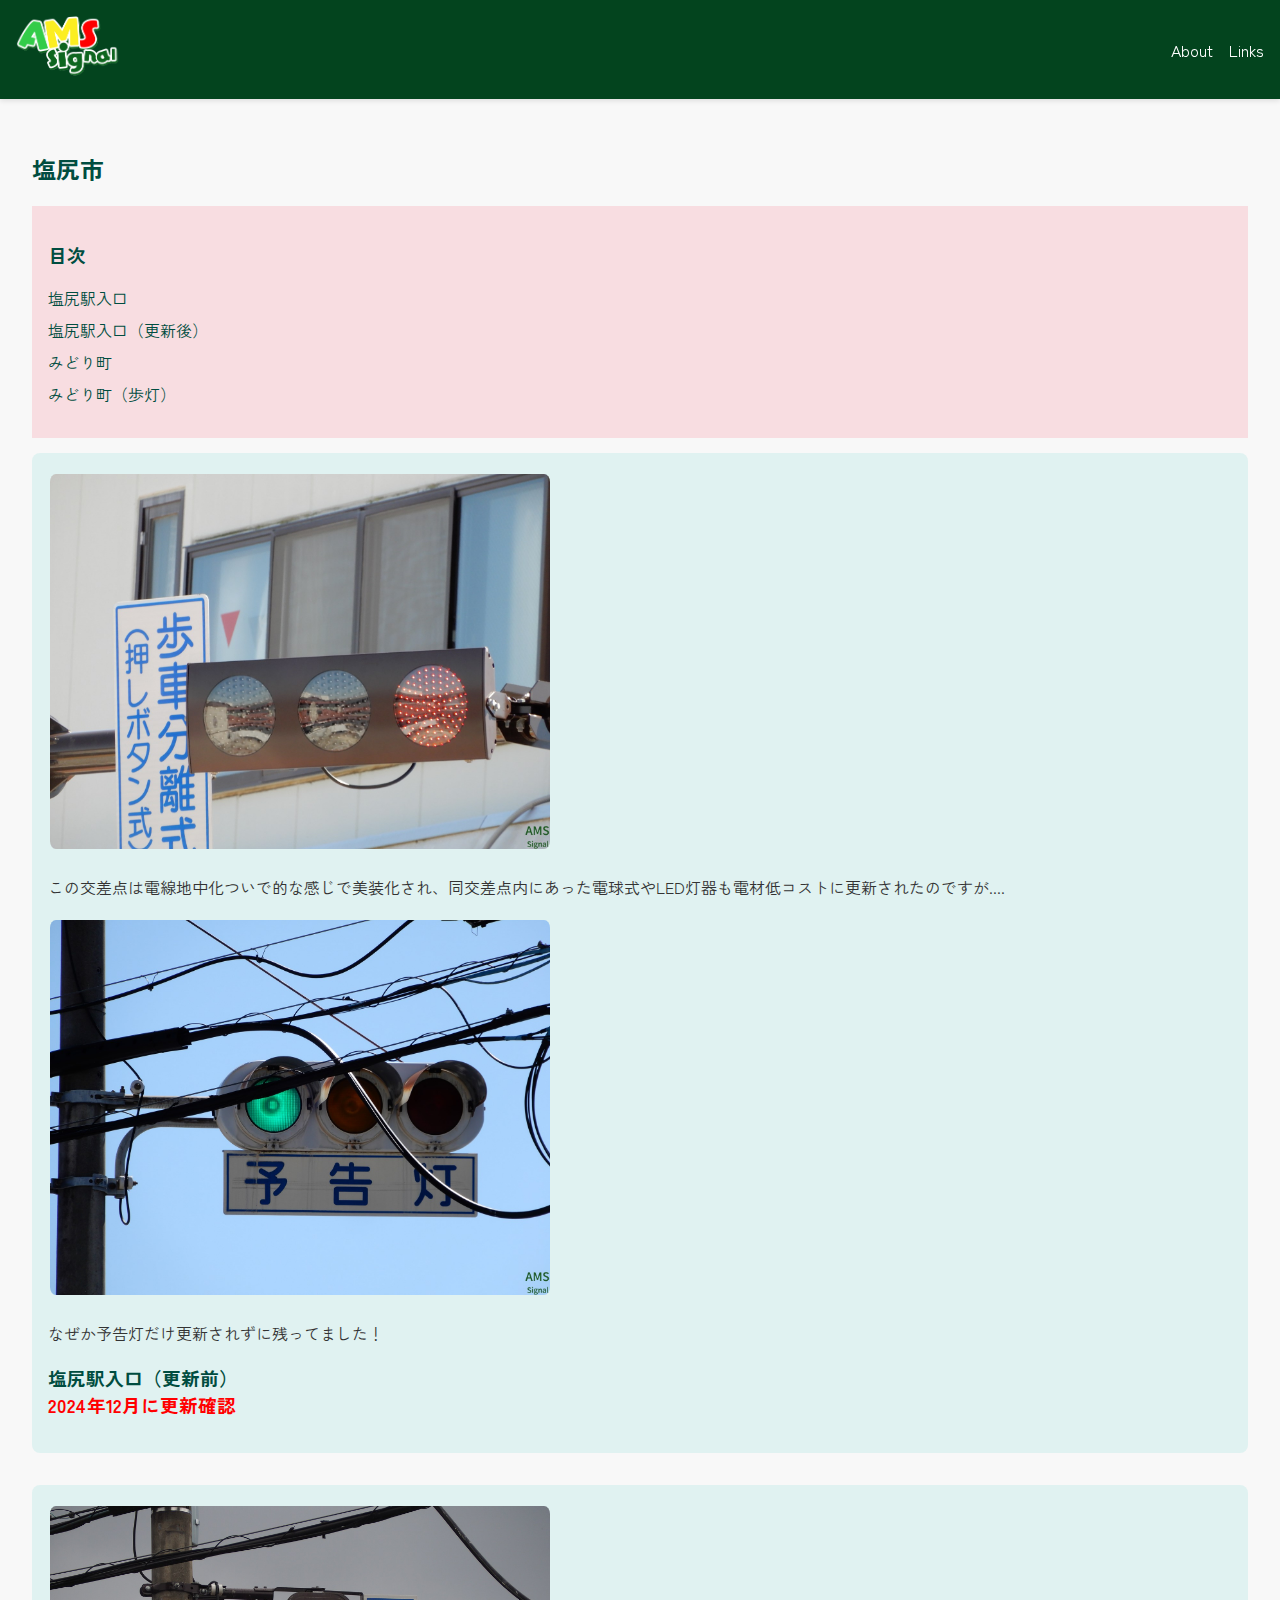
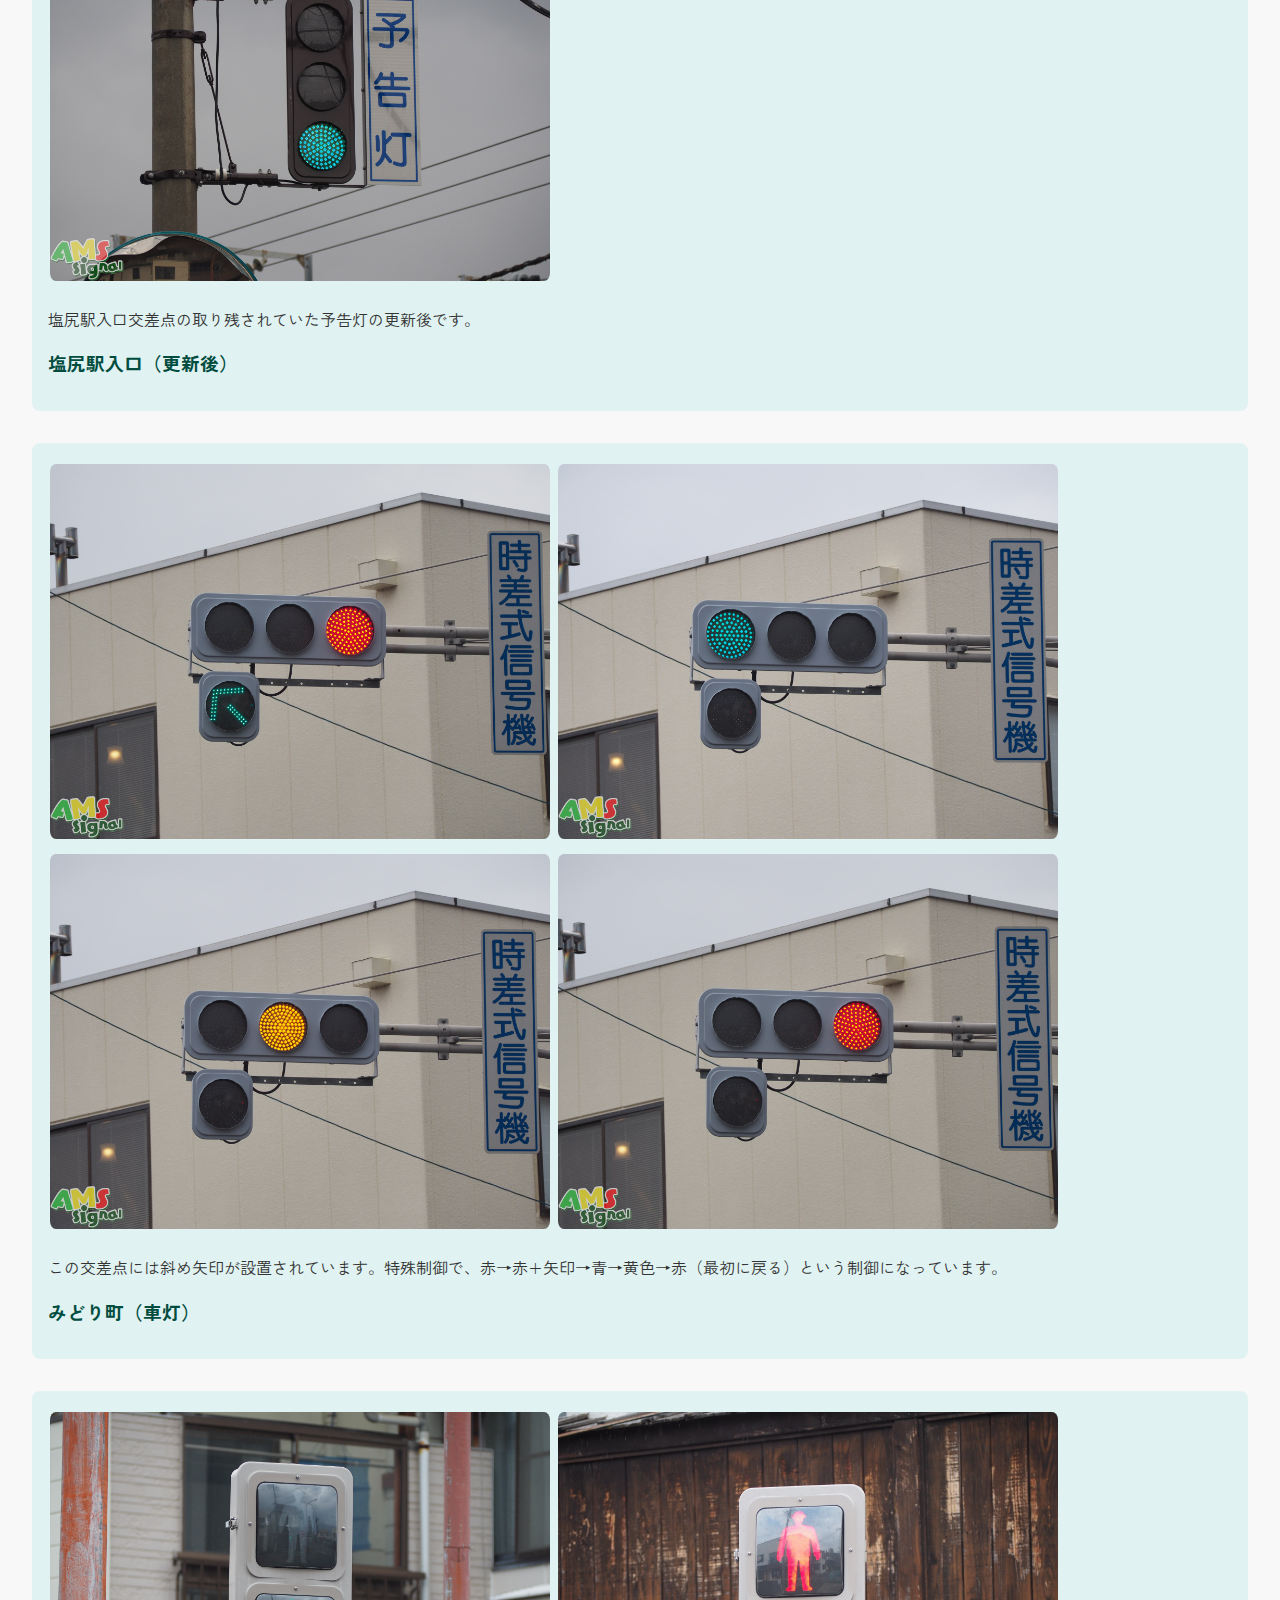
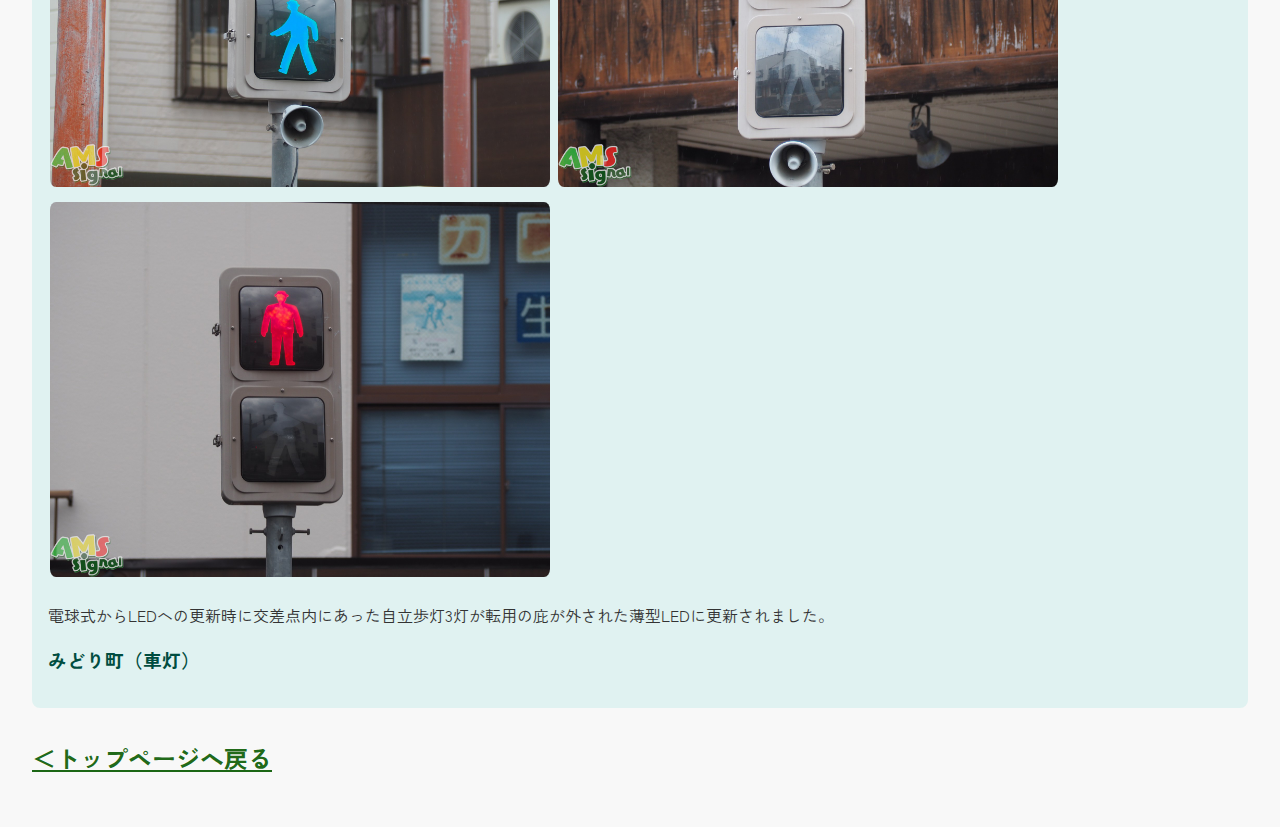
<file: page/shiojiri-city.html>
<!DOCTYPE html>
<html lang="ja">

<head>
    <link rel="icon" href="../icon.png" type="image/png">
    <meta charset="UTF-8">
    <script type="text/javascript" src="../js/script.js"></script>
    <script type="text/javascript" src="https://ajax.googleapis.com/ajax/libs/jquery/1.8/jquery.min.js"></script>
    <meta name="viewport" content="width=device-width, initial-scale=1.0">
    <link rel="stylesheet" href="../style.css?20250208-01">
    <title>塩尻市-AMS Signal</title>
    <!----Twitter Card------------------------------->
    <meta name="twitter:card" content="summary" />
    <meta name="twitter:site" content="@gasukaku" />
    <meta name="twitter:creator" content="@gasukaku" />
    <meta property="og:url" content="https://amss.gasukaku.net" />
    <meta property="og:title" content="塩尻市-AMSS" />
    <meta property="og:image" content="icon.png" />
    <meta property="og:description" content="長野県中心部の信号交差点の写真、更新情報を載せています" />
    <!------------------------------------------->
    <!-- Google tag (gtag.js) -->
    <script async src="https://www.googletagmanager.com/gtag/js?id=G-CYMSYM9KZS"></script>
    <script>
        window.dataLayer = window.dataLayer || [];
        function gtag() { dataLayer.push(arguments); }
        gtag('js', new Date());

        gtag('config', 'G-CYMSYM9KZS');
    </script>
</head>

<body>
    <script type="text/javascript">
        writeHeader("./");
    </script>

    <main>
        <section id="city-signals">
            <h2>塩尻市</h2>

            <aside class="index">
                <h3>目次</h3>
                <ul>
                    <li><a href="#shiojirist-ent">塩尻駅入口</a></li>
                    <li><a href="#shiojirist-ent-after">塩尻駅入口（更新後）</a></li>
                    <li><a href="#midoricho">みどり町</a></li>
                    <li><a href="#midoricho-walker">みどり町（歩灯）</a></li>
                   
                </ul>
            </aside>


            <div class="signal" id="shiojirist-ent">
                <img src="../img/s-DSCN5984.JPG" alt="塩尻駅入口1">
               <p>この交差点は電線地中化ついで的な感じで美装化され、同交差点内にあった電球式やLED灯器も電材低コストに更新されたのですが....</p>
                <img src="../img/s-DSCN5981.JPG" alt="塩尻駅入口2">
               <p>なぜか予告灯だけ更新されずに残ってました！</p>
                <h3>塩尻駅入口（更新前） <div class="red">2024年12月に更新確認</div></h3>
            </div>

            <div class="signal" id="shiojirist-ent-after">
                <img src="../img/s-P3022232.jpg" alt="塩尻駅入口-更新後">
               <p>塩尻駅入口交差点の取り残されていた予告灯の更新後です。</p>
                <h3>塩尻駅入口（更新後）</h3>
            </div>

            <div class="signal" id="midoricho">
                <img src="../img/s-P3022240.jpg" alt="みどり町1">
                <img src="../img/s-P3022242.jpg" alt="みどり町2">
                <img src="../img/s-P3022244.jpg" alt="みどり町3">
                <img src="../img/s-P3022245.jpg" alt="みどり町4">
               <p>この交差点には斜め矢印が設置されています。特殊制御で、赤→赤+矢印→青→黄色→赤（最初に戻る）という制御になっています。</p>
                <h3>みどり町（車灯）</h3>
            </div>

            <div class="signal" id="midoricho-walker">
                <img src="../img/s-P3022254.jpg" alt="みどり町-歩灯1">
                <img src="../img/s-P3022252.jpg" alt="みどり町-歩灯2">
                <img src="../img/s-P3022259.jpg" alt="みどり町-歩灯3">
               <p>電球式からLEDへの更新時に交差点内にあった自立歩灯3灯が転用の庇が外された薄型LEDに更新されました。</p>
                <h3>みどり町（車灯）</h3>
            </div>


            <h2><a href="../">＜トップページへ戻る</a></h2>

        </section>
    </main>

    <script type="text/javascript">
        writeFooter("./");
    </script>

</body>

</html>
</file>
<file: style.css>
@import url('https://fonts.googleapis.com/css2?family=Zen+Kaku+Gothic+New&display=swap');

html {
    scroll-behavior: smooth;
}

body {
    font-family: "Zen Kaku Gothic New", sans-serif;
    font-weight: 400;
    font-style: normal;
    margin: 0;
    padding: 0;
    color: #333;
    background-color: #f8f8f8;

}

header {
    background-color: hsl(145, 91%, 14%);
    color: white;
    padding: 1em;
    display: flex;
    justify-content: space-between;
    align-items: center;
    box-shadow: 0 2px 5px rgba(0, 0, 0, 0.1);
    position: sticky;
    top: 0;
}

header .logo {
    font-size: 1.5em;
}

header .logo img {
    height: 60px;
}

nav ul {
    list-style: none;
    margin: 0;
    padding: 0;
    display: flex;
}

nav ul li {
    margin-left: 1em;
}

nav ul li a {
    color: white;
    text-decoration: none;
}

main {
    padding: 2em;
}

.slider img {
    width: 100%;
    max-height: 400px;
    object-fit: cover;
}

h1,
h2 {
    color: #004d40;
}

.signal {
    margin-bottom: 2em;
    padding: 1em;
    border-radius: 8px;
    background-color: #e0f2f1;
    gap: 20px;

}

.signal {


    @media (min-width: 768px) {
        img {
            width: 500px;
        }
    }

    @media (max-width: 767px) {
        img {
            width: 45%;
        }
    }

    img {
        margin: 5px 0px;
        padding-left: 2px;
        padding-right: 2px;
        border-radius: 8px;
    }

}


.signal h3 {
    color: #004d40;
}

.city {
    margin-bottom: 2em;
    padding: 1em;
    border-radius: 8px;
    background-color: #fff4d2;
    gap: 20px;
}

.city {

    @media (min-width: 768px) {
        img {
            width: 500px;
        }
    }

    @media (max-width: 767px) {
        img {
            width: 45%;
        }
    }

    img {
        margin: 5px 0px;
        padding-left: 2px;
        padding-right: 2px;
        border-radius: 8px;
    }

}


aside {
    background-color: #e0f2f1;
    padding: 1em;
    margin: 0 0;

    a {
        color: black;
    }

    a:hover {
        color: #616161;
    }
}

aside h3 {
    color: #004d40;
}

footer {
    background-color: hsl(145, 91%, 14%);
    color: white;
    text-align: center;
    padding: 1em 0;
}

footer nav ul {
    display: flex;
    justify-content: center;
    list-style: none;
    margin: 0;
    padding: 0;
}

footer nav ul li {
    margin: 0 1em;
}

footer nav ul li a {
    color: white;
    text-decoration: none;
}

main {

    a {
        color: rgba(11, 92, 4, 0.932);
    }

    a:hover {
        color: rgb(139, 167, 102);
    }
}

.links {
    margin-bottom: 2em;
    padding: 1em;
    border-radius: 8px;
    background-color: #e0f2f1;
    gap: 20px;
}

.links {
    @media (min-width: 768px) {
        img {
            width: 700px;
        }
    }

    @media (max-width: 767px) {
        img {
            width: 90%;

        }
    }

    img {
        margin: 5px 0px;
        border-radius: 5px;
    }
}


.signal h3 {
    color: #004d40;
}

aside {
    background-color: #f8dde1;
    padding-top: 1em;

}

aside h3 {
    color: #004d40;
}

aside ul {
    list-style: none;
    padding: 0;
}

aside ul li {
    margin-bottom: 0.5em;
}

aside ul li a {
    color: #004d40;
    text-decoration: none;
}

.red {
    color: red;
}

.index {
    margin-bottom: 15px;
}

.signal-red {
    margin-bottom: 2em;
    padding: 1em;
    border-radius: 8px;
    background-color: #e0f2f1;
    gap: 20px;

}

.signal-red {


    @media (min-width: 768px) {
        img {
            width: 500px;
        }
    }

    @media (max-width: 767px) {
        img {
            width: 45%;
        }
    }

    img {
        margin: 5px 0px;
        padding-left: 2px;
        padding-right: 2px;
        border-radius: 8px;
    }

}


.signal-red h3 {
    color: #004d40;
}

.image {


    @media (min-width: 768px) {
        img {
            width: 500px;
        }
    }

    @media (max-width: 767px) {
        img {
            width: 45%;
        }
    }

    img {
        margin: 5px 0px;
        padding-left: 2px;
        padding-right: 2px;
        border-radius: 8px;
    }

}

.image-b {


    @media (min-width: 768px) {
        img {
            width: 700px;
        }
    }

    @media (max-width: 767px) {
        img {
            width: 70%;
        }
    }

    img {
        margin: 5px 0px;
        padding-left: 2px;
        padding-right: 2px;
        border-radius: 8px;
    }

}
</file>
